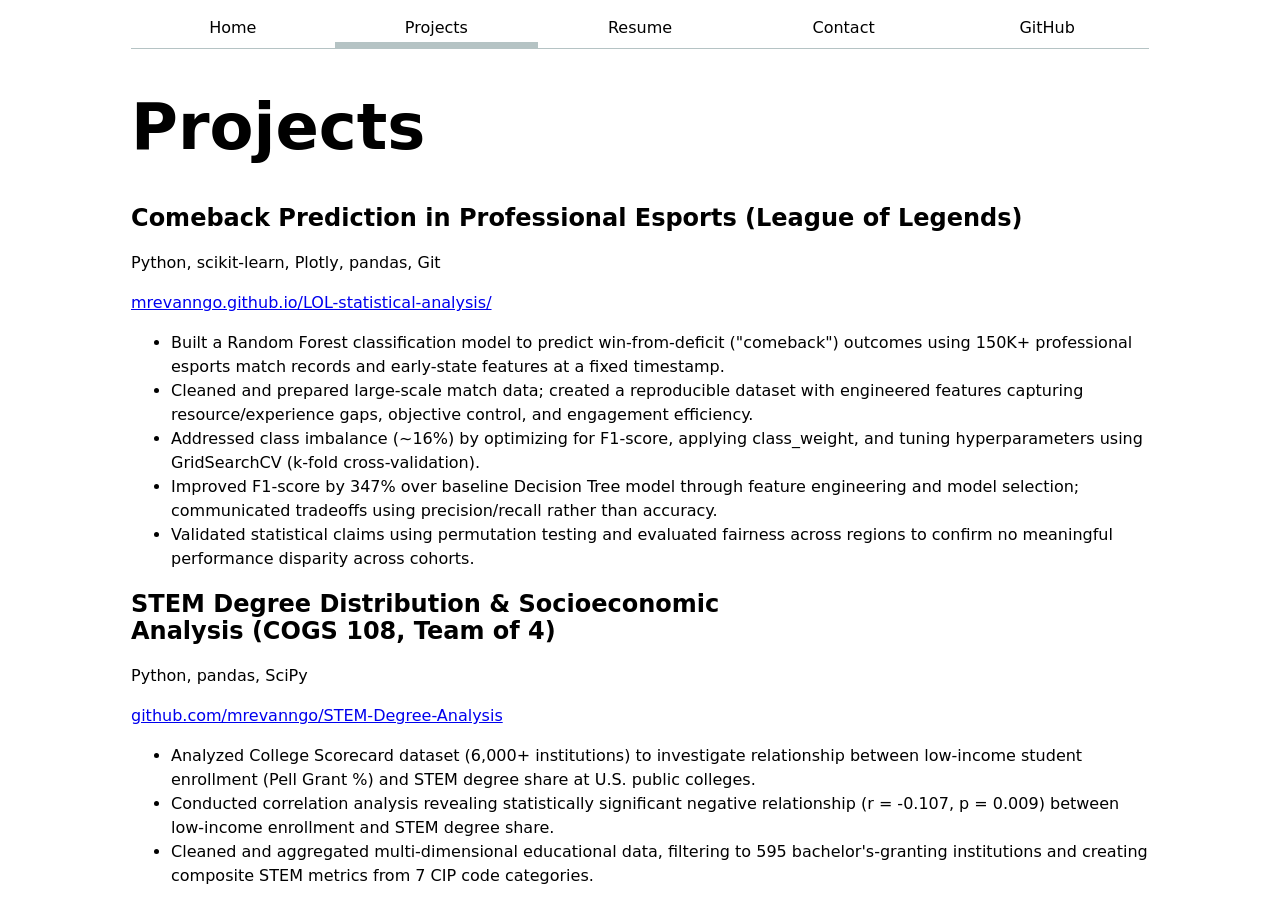
<file: projects/index.html>
<html lang="en"> 
    <head> 
        <meta charset="utf-8"> 
        <meta name="viewport" content="width=device-width,initial-scale=1"> 
        <title>Projects — EVAN_NGO</title> <link rel="stylesheet" href="../style.css"> 
    </head> 
    <body> 
        <nav>
            <a href="../index.html">Home</a>
            <a href="index.html" class="current">Projects</a>
            <a href="../resume/index.html">Resume</a>
            <a href="../contact/index.html">Contact</a>
            <a href="https://github.com/mrevanngo" target="_blank" rel="noopener noreferrer">GitHub</a>
        </nav> 
        <h1>Projects</h1>

        <article>
            <header>
                <h2>Comeback Prediction in Professional Esports (League of Legends)</h2>
                <p>Python, scikit-learn, Plotly, pandas, Git</p>
                <p><a href="https://mrevanngo.github.io/LOL-statistical-analysis/" target="_blank" rel="noopener noreferrer">mrevanngo.github.io/LOL-statistical-analysis/</a></p>
            </header>
            <ul>
                <li>Built a Random Forest classification model to predict win-from-deficit ("comeback") outcomes using 150K+ professional esports match records and early-state features at a fixed timestamp.</li>
                <li>Cleaned and prepared large-scale match data; created a reproducible dataset with engineered features capturing resource/experience gaps, objective control, and engagement efficiency.</li>
                <li>Addressed class imbalance (~16%) by optimizing for F1-score, applying class_weight, and tuning hyperparameters using GridSearchCV (k-fold cross-validation).</li>
                <li>Improved F1-score by 347% over baseline Decision Tree model through feature engineering and model selection; communicated tradeoffs using precision/recall rather than accuracy.</li>
                <li>Validated statistical claims using permutation testing and evaluated fairness across regions to confirm no meaningful performance disparity across cohorts.</li>
            </ul>
        </article>

        <article>
            <header>
                <h2>STEM Degree Distribution &amp; Socioeconomic Analysis (COGS 108, Team of 4)</h2>
                <p>Python, pandas, SciPy</p>
                <p><a href="https://github.com/mrevanngo/STEM-Degree-Analysis" target="_blank" rel="noopener noreferrer">github.com/mrevanngo/STEM-Degree-Analysis</a></p>
            </header>
            <ul>
                <li>Analyzed College Scorecard dataset (6,000+ institutions) to investigate relationship between low-income student enrollment (Pell Grant %) and STEM degree share at U.S. public colleges.</li>
                <li>Conducted correlation analysis revealing statistically significant negative relationship (r = -0.107, p = 0.009) between low-income enrollment and STEM degree share.</li>
                <li>Cleaned and aggregated multi-dimensional educational data, filtering to 595 bachelor's-granting institutions and creating composite STEM metrics from 7 CIP code categories.</li>
            </ul>
        </article> 
    </body> 
    </html>
</file>
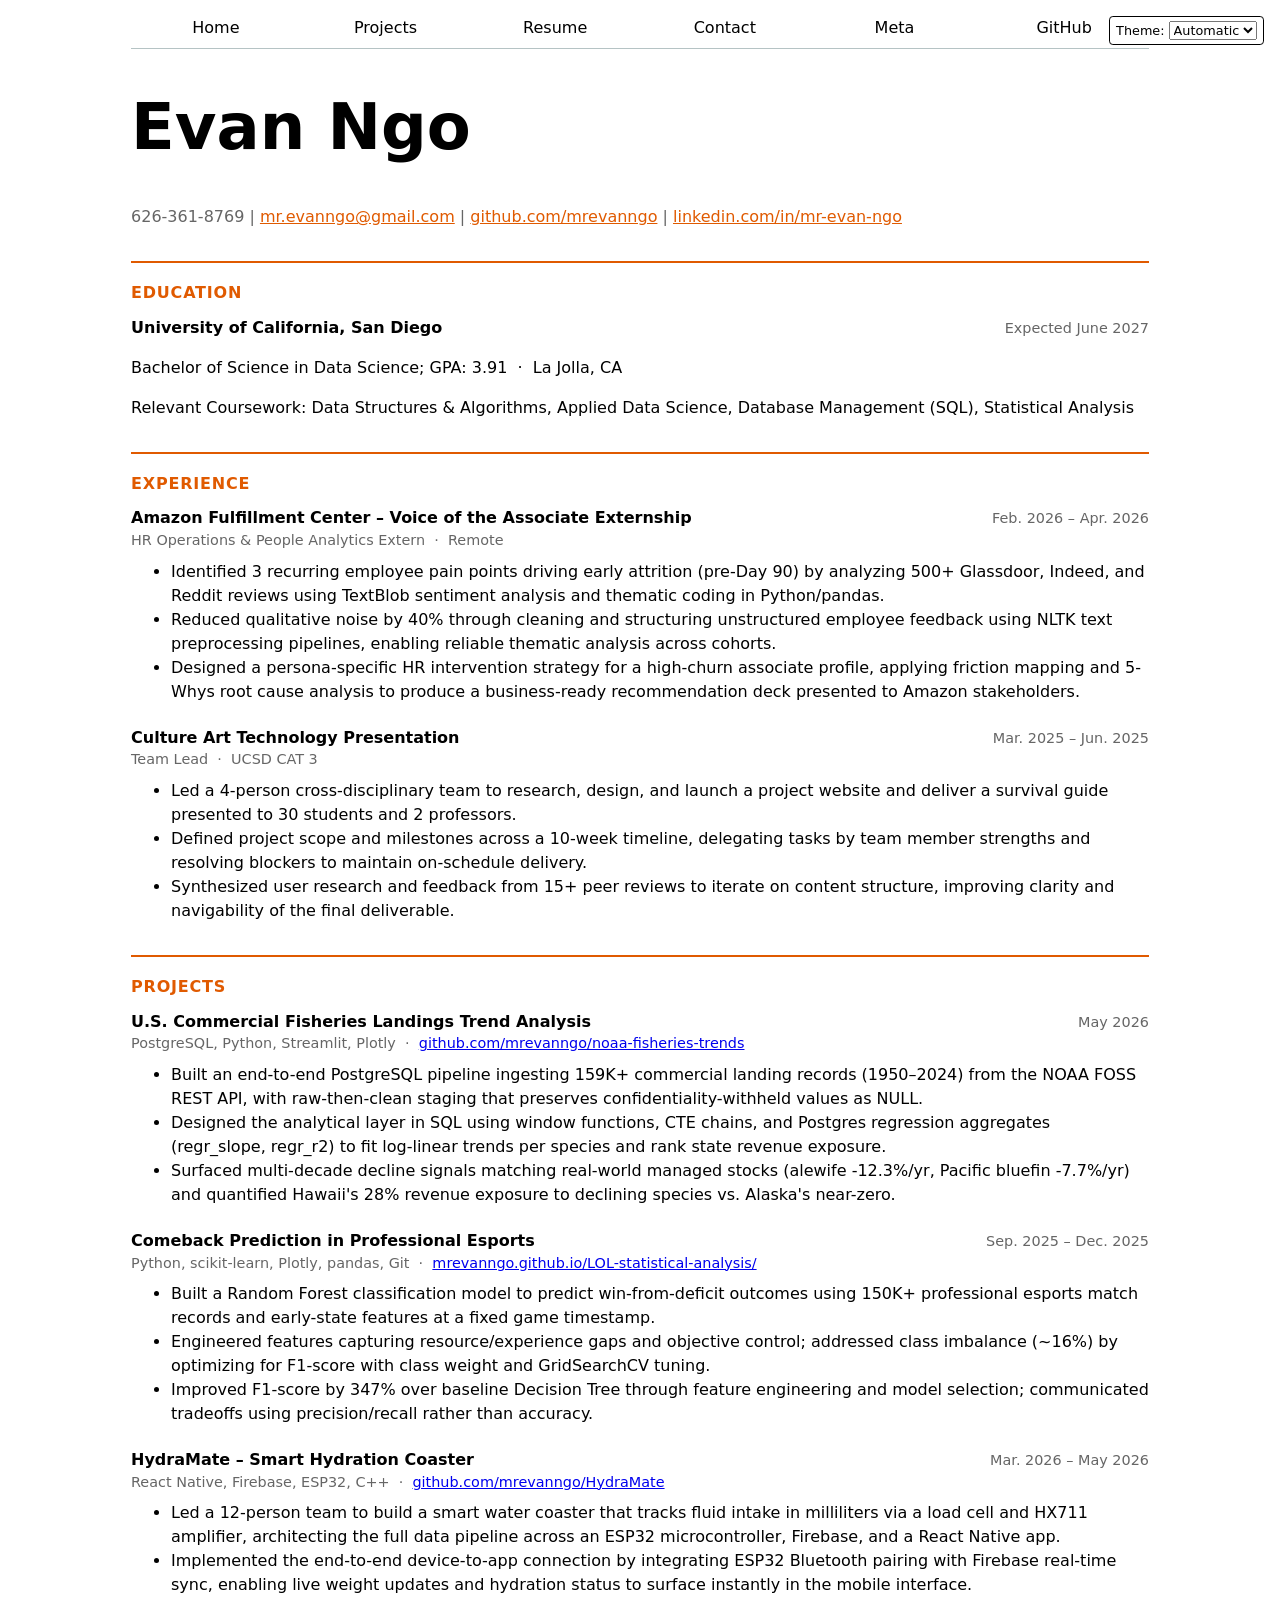
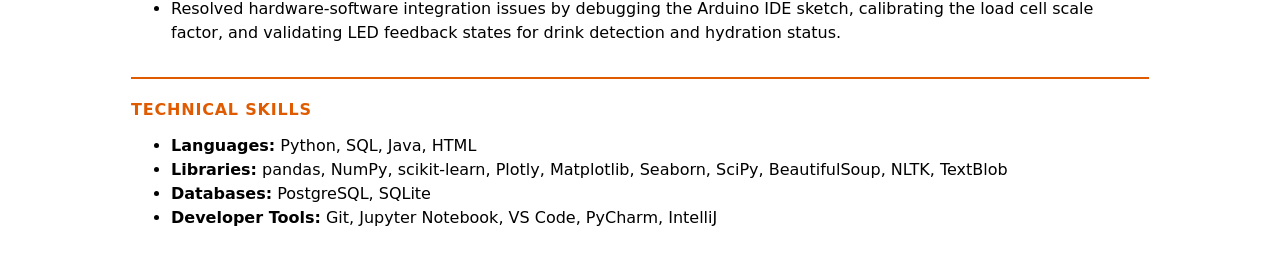
<file: resume/index.html>
<!doctype html>
<html lang="en">
    <head>
        <meta charset="utf-8">
        <meta name="viewport" content="width=device-width,initial-scale=1">
        <title>Resume — EVAN_NGO</title>
        <link rel="stylesheet" href="../style.css">
        <script type="module" src="../global.js"></script>
    </head>
    <body>
        <h1>Evan Ngo</h1>
        <p class="resume-header">626-361-8769 | <a href="mailto:mr.evanngo@gmail.com">mr.evanngo@gmail.com</a> | <a href="https://github.com/mrevanngo" target="_blank" rel="noopener noreferrer">github.com/mrevanngo</a> | <a href="https://linkedin.com/in/mr-evan-ngo" target="_blank" rel="noopener noreferrer">linkedin.com/in/mr-evan-ngo</a></p>

        <section>
            <h2>Education</h2>
            <article>
                <header>
                    <h3>University of California, San Diego</h3>
                    <p>Expected <time datetime="2027-06">June 2027</time></p>
                </header>
                <p>Bachelor of Science in Data Science; GPA: 3.91 &nbsp;·&nbsp; La Jolla, CA</p>
                <p>Relevant Coursework: Data Structures &amp; Algorithms, Applied Data Science, Database Management (SQL), Statistical Analysis</p>
            </article>
        </section>

        <section>
            <h2>Experience</h2>

            <article>
                <header>
                    <h3>Amazon Fulfillment Center – Voice of the Associate Externship</h3>
                    <p><time datetime="2026-02">Feb. 2026</time> – <time datetime="2026-04">Apr. 2026</time></p>
                </header>
                <p style="margin: 0 0 0.25em; color: #666; font-size: 0.9rem;">HR Operations &amp; People Analytics Extern &nbsp;·&nbsp; Remote</p>
                <ul>
                    <li>Identified 3 recurring employee pain points driving early attrition (pre-Day 90) by analyzing 500+ Glassdoor, Indeed, and Reddit reviews using TextBlob sentiment analysis and thematic coding in Python/pandas.</li>
                    <li>Reduced qualitative noise by 40% through cleaning and structuring unstructured employee feedback using NLTK text preprocessing pipelines, enabling reliable thematic analysis across cohorts.</li>
                    <li>Designed a persona-specific HR intervention strategy for a high-churn associate profile, applying friction mapping and 5-Whys root cause analysis to produce a business-ready recommendation deck presented to Amazon stakeholders.</li>
                </ul>
            </article>

            <article>
                <header>
                    <h3>Culture Art Technology Presentation</h3>
                    <p><time datetime="2025-03">Mar. 2025</time> – <time datetime="2025-06">Jun. 2025</time></p>
                </header>
                <p style="margin: 0 0 0.25em; color: #666; font-size: 0.9rem;">Team Lead &nbsp;·&nbsp; UCSD CAT 3</p>
                <ul>
                    <li>Led a 4-person cross-disciplinary team to research, design, and launch a project website and deliver a survival guide presented to 30 students and 2 professors.</li>
                    <li>Defined project scope and milestones across a 10-week timeline, delegating tasks by team member strengths and resolving blockers to maintain on-schedule delivery.</li>
                    <li>Synthesized user research and feedback from 15+ peer reviews to iterate on content structure, improving clarity and navigability of the final deliverable.</li>
                </ul>
            </article>
        </section>

        <section>
            <h2>Projects</h2>

            <article>
                <header>
                    <h3>U.S. Commercial Fisheries Landings Trend Analysis</h3>
                    <p><time datetime="2026-05">May 2026</time></p>
                </header>
                <p style="margin: 0 0 0.25em; color: #666; font-size: 0.9rem;">PostgreSQL, Python, Streamlit, Plotly &nbsp;·&nbsp; <a href="https://github.com/mrevanngo/noaa-fisheries-trends" target="_blank" rel="noopener noreferrer">github.com/mrevanngo/noaa-fisheries-trends</a></p>
                <ul>
                    <li>Built an end-to-end PostgreSQL pipeline ingesting 159K+ commercial landing records (1950–2024) from the NOAA FOSS REST API, with raw-then-clean staging that preserves confidentiality-withheld values as NULL.</li>
                    <li>Designed the analytical layer in SQL using window functions, CTE chains, and Postgres regression aggregates (regr_slope, regr_r2) to fit log-linear trends per species and rank state revenue exposure.</li>
                    <li>Surfaced multi-decade decline signals matching real-world managed stocks (alewife -12.3%/yr, Pacific bluefin -7.7%/yr) and quantified Hawaii's 28% revenue exposure to declining species vs. Alaska's near-zero.</li>
                </ul>
            </article>

            <article>
                <header>
                    <h3>Comeback Prediction in Professional Esports</h3>
                    <p><time datetime="2025-09">Sep. 2025</time> – <time datetime="2025-12">Dec. 2025</time></p>
                </header>
                <p style="margin: 0 0 0.25em; color: #666; font-size: 0.9rem;">Python, scikit-learn, Plotly, pandas, Git &nbsp;·&nbsp; <a href="https://mrevanngo.github.io/LOL-statistical-analysis/" target="_blank" rel="noopener noreferrer">mrevanngo.github.io/LOL-statistical-analysis/</a></p>
                <ul>
                    <li>Built a Random Forest classification model to predict win-from-deficit outcomes using 150K+ professional esports match records and early-state features at a fixed game timestamp.</li>
                    <li>Engineered features capturing resource/experience gaps and objective control; addressed class imbalance (~16%) by optimizing for F1-score with class weight and GridSearchCV tuning.</li>
                    <li>Improved F1-score by 347% over baseline Decision Tree through feature engineering and model selection; communicated tradeoffs using precision/recall rather than accuracy.</li>
                </ul>
            </article>

            <article>
                <header>
                    <h3>HydraMate – Smart Hydration Coaster</h3>
                    <p><time datetime="2026-03">Mar. 2026</time> – <time datetime="2026-05">May 2026</time></p>
                </header>
                <p style="margin: 0 0 0.25em; color: #666; font-size: 0.9rem;">React Native, Firebase, ESP32, C++ &nbsp;·&nbsp; <a href="https://github.com/mrevanngo/HydraMate" target="_blank" rel="noopener noreferrer">github.com/mrevanngo/HydraMate</a></p>
                <ul>
                    <li>Led a 12-person team to build a smart water coaster that tracks fluid intake in milliliters via a load cell and HX711 amplifier, architecting the full data pipeline across an ESP32 microcontroller, Firebase, and a React Native app.</li>
                    <li>Implemented the end-to-end device-to-app connection by integrating ESP32 Bluetooth pairing with Firebase real-time sync, enabling live weight updates and hydration status to surface instantly in the mobile interface.</li>
                    <li>Resolved hardware-software integration issues by debugging the Arduino IDE sketch, calibrating the load cell scale factor, and validating LED feedback states for drink detection and hydration status.</li>
                </ul>
            </article>
        </section>

        <section>
            <h2>Technical Skills</h2>
            <ul>
                <li><strong>Languages:</strong> Python, SQL, Java, HTML</li>
                <li><strong>Libraries:</strong> pandas, NumPy, scikit-learn, Plotly, Matplotlib, Seaborn, SciPy, BeautifulSoup, NLTK, TextBlob</li>
                <li><strong>Databases:</strong> PostgreSQL, SQLite</li>
                <li><strong>Developer Tools:</strong> Git, Jupyter Notebook, VS Code, PyCharm, IntelliJ</li>
            </ul>
        </section>

    </body>
</html>
</file>
<file: style.css>
:root {
  --color-accent: #e05a00;
  color-scheme: light dark;
}

body {
  /* Set line height to 1.5 times the font size
	   and use the OS's UI font as the website font
	 */
  font: 100%/1.5 system-ui;
  max-width: 100ch;
  margin-inline: max(1em, (100% - 100ch) / 2);
  accent-color: var(--color-accent);
}

img {
  max-width: 400px;
}

/* Color scheme switcher */
label.color-scheme {
  position: fixed;
  top: 1rem;
  right: 1rem;
  font-size: 80%;
  z-index: 100;
  background: Canvas;
  color: CanvasText;
  padding: 0.3em 0.5em;
  border-radius: 0.3em;
  border: 1px solid CanvasText;
}

/* Navigation */
nav {
  --border-color: oklch(50% 10% 200 / 40%);
  display: flex;
  margin-bottom: 2em;
  border-bottom: 1px solid var(--border-color);
}

nav a {
  flex: 1;
  text-decoration: none;
  color: inherit;
  text-align: center;
  padding: 0.5em;
}

nav a.current {
  border-bottom: 0.4em solid var(--border-color);
  padding-bottom: 0.1em;
}

nav a:hover {
  border-bottom: 0.4em solid var(--color-accent);
  padding-bottom: 0.1em;
  background-color: color-mix(in oklch, var(--color-accent), canvas 85%);
}

/* Headings */
h1, h2, h3, h4, h5, h6 {
  line-height: 1.1;
  text-wrap: balance;
}

h1 {
  font-size: 400%;
}

/* Projects grid */
.projects {
  display: grid;
  grid-template-columns: repeat(auto-fill, minmax(15em, 1fr));
  gap: 1em;
}

.projects article {
  display: grid;
  grid-template-rows: subgrid;
  grid-row: span 3;
}

.projects article h2 {
  margin: 0;
}

.projects article img {
  width: 100%;
}

/* Pie chart */
#projects-pie-plot {
  max-width: 20em;
  margin-block: 2em;
  overflow: visible;
}

/* Pie chart + legend container */
.container {
  display: flex;
  align-items: center;
  gap: 2em;
}

.container .legend {
  flex: 1;
}

/* Pie chart hover interaction */
#projects-pie-plot {
  path {
    transition: 300ms;
    cursor: pointer;
  }

  &:has(path:hover) {
    path:not(:hover) {
      opacity: 0.5;
    }
  }
}

/* Selected wedge/legend highlight */
.selected {
  --color: oklch(60% 45% 0) !important;

  &:is(path) {
    fill: var(--color);
  }
}

/* Pie chart legend */
.legend {
  display: grid;
  grid-template-columns: repeat(auto-fill, minmax(9em, 1fr));
  gap: 1em;
  padding: 0.75em 1em;
  margin-block: 0.5em 1.5em;
  border: 1px solid color-mix(in oklch, CanvasText, Canvas 70%);
  border-radius: 0.4em;
  list-style: none;
}

.legend-item {
  display: flex;
  align-items: center;
  gap: 0.5em;
  font-size: 0.85rem;
}

.legend-item .swatch {
  display: inline-block;
  width: 1em;
  aspect-ratio: 1 / 1;
  background: var(--color);
  border-radius: 50%;
  flex-shrink: 0;
}

/* Search bar */
.searchBar {
  display: block;
  width: 100%;
  box-sizing: border-box;
  padding: 0.6em 1em;
  font-size: 1.1rem;
  margin-block: 1em;
  border: 1px solid color-mix(in oklch, CanvasText, Canvas 70%);
  border-radius: 0.4em;
  background: Canvas;
  color: CanvasText;
  font: inherit;
}

/* Project year */
.project-year {
  font-family: Baskerville, serif;
  font-variant-numeric: oldstyle-nums;
  color: color-mix(in oklch, CanvasText, Canvas 40%);
  margin: 0.25em 0 0;
}

/* Resume */
p.resume-header {
  color: #666;
  margin-top: 0;
}

p.resume-header a {
  color: var(--color-accent);
}

section {
  margin-block: 2em;
  border-top: 2px solid var(--color-accent);
  padding-top: 0.5em;
}

section h2 {
  color: var(--color-accent);
  text-transform: uppercase;
  letter-spacing: 0.05em;
  font-size: 1rem;
  margin-bottom: 1em;
}

section article {
  margin-bottom: 1.5em;
}

section article header {
  display: flex;
  justify-content: space-between;
  align-items: baseline;
}

section article header h3 {
  margin: 0;
  font-size: 1rem;
}

section article header p {
  margin: 0;
  color: #666;
  font-size: 0.9rem;
  text-align: right;
}

section article ul {
  margin-top: 0.5em;
}

/* GitHub profile stats */
#profile-stats dl {
  display: grid;
  grid-template-columns: repeat(4, 1fr);
}

#profile-stats dt {
  grid-row: 1;
  font-size: 0.85rem;
  color: var(--color-accent);
  text-transform: uppercase;
  letter-spacing: 0.05em;
}

#profile-stats dd {
  grid-row: 2;
  margin: 0;
  font-size: 1.5rem;
  font-weight: bold;
}

/* Contact form */
form {
  display: grid;
  grid-template-columns: auto 1fr;
  gap: 1em;
}

form label {
  display: grid;
  grid-template-columns: subgrid;
  grid-column: 1 / -1;
}

form input,
form textarea,
form button,
.color-scheme select {
  font: inherit;
}

form button {
  grid-column: 1 / -1;
}

/* Meta page — summary stats dl */
dl.stats {
  display: grid;
  grid-template-columns: repeat(auto-fill, minmax(8em, 1fr));
  gap: 0.5em 1em;
  margin-block: 1.5em;
}

dl.stats dt {
  grid-row: 1;
  font-size: 0.75rem;
  color: var(--color-accent);
  text-transform: uppercase;
  letter-spacing: 0.05em;
}

dl.stats dd {
  grid-row: 2;
  margin: 0;
  font-size: 1.5rem;
  font-weight: bold;
}

/* Tooltip */
dl.info {
  display: grid;
  grid-template-columns: auto 1fr;
  gap: 0.25em 1em;
  margin: 0;
  transition-duration: 500ms;
  transition-property: opacity, visibility;
}

dl.info dt {
  font-size: 0.8rem;
  color: color-mix(in oklch, CanvasText, Canvas 40%);
  text-transform: uppercase;
  letter-spacing: 0.05em;
}

dl.info dd {
  margin: 0;
  font-weight: bold;
}

dl.info[hidden]:not(:hover, :focus-within) {
  opacity: 0;
  visibility: hidden;
}

.tooltip {
  position: fixed;
  top: 1em;
  left: 1em;
  background: color-mix(in oklch, Canvas, transparent 15%);
  box-shadow: 0 4px 16px oklch(0% 0 0 / 15%);
  border-radius: 0.5em;
  padding: 0.75em 1em;
  backdrop-filter: blur(8px);
  border: 1px solid color-mix(in oklch, CanvasText, Canvas 80%);
}

/* Scatterplot dots */
circle {
  transition: 200ms;
  transform-origin: center;
  transform-box: fill-box;

  @starting-style {
    r: 0;
  }
}

circle:hover {
  transform: scale(1.5);
}

circle.selected {
  fill: #ff6b6b;
}

/* Gridlines */
.gridlines line {
  stroke: color-mix(in oklch, CanvasText, Canvas 85%);
}

.gridlines path {
  display: none;
}

/* Time slider */
#slider-container {
  display: flex;
  flex: 1;
  align-items: baseline;
  margin-block: 1em;
}

#slider-container label {
  display: flex;
  flex: 1;
  align-items: baseline;
  gap: 0.5em;
}

#slider-container input[type='range'] {
  flex: 1;
}

#slider-container time {
  margin-left: auto;
  font-size: 0.9rem;
  color: color-mix(in oklch, CanvasText, Canvas 30%);
}

/* Scrollytelling layout */
#scrolly-1 {
  position: relative;
  display: flex;
  gap: 1rem;

  > * {
    flex: 1;
  }
}

#scatter-story {
  position: relative;
}

#scatter-plot {
  position: sticky;
  top: 0;
  left: 0;
  bottom: auto;
  height: 50vh;
  overflow: visible;
}

.step {
  padding-bottom: 4rem;
  font-size: 0.95rem;
  line-height: 1.6;
}

/* Scrollytelling section 2 (file unit viz) */
#scrolly-2 {
  position: relative;
  display: flex;
  gap: 1rem;
  margin-top: 3em;

  > * {
    flex: 1;
  }
}

#files-story {
  position: relative;
}

#files-plot {
  position: sticky;
  top: 0;
  left: 0;
  bottom: auto;
  height: 50vh;
  overflow-y: auto;
}

/* File unit visualization */
#files {
  display: grid;
  grid-template-columns: 1fr 4fr;
  margin-block: 2em;

  > div {
    grid-column: 1 / -1;
    display: grid;
    grid-template-columns: subgrid;
  }

  dt {
    grid-column: 1;
    font-size: 0.85rem;
    padding-block: 0.4em;
  }

  dd {
    grid-column: 2;
    display: flex;
    flex-wrap: wrap;
    align-items: start;
    align-content: start;
    gap: 0.15em;
    padding-top: 0.6em;
    margin-left: 0;
  }
}

.loc {
  width: 0.5em;
  aspect-ratio: 1;
  background: var(--color);
  border-radius: 50%;
}

/* Brush selection rectangle */
@keyframes marching-ants {
  to {
    stroke-dashoffset: -8;
  }
}

.selection {
  fill-opacity: 0.1;
  stroke: black;
  stroke-opacity: 0.7;
  stroke-dasharray: 5 3;
  animation: marching-ants 2s linear infinite;
}
</file>
